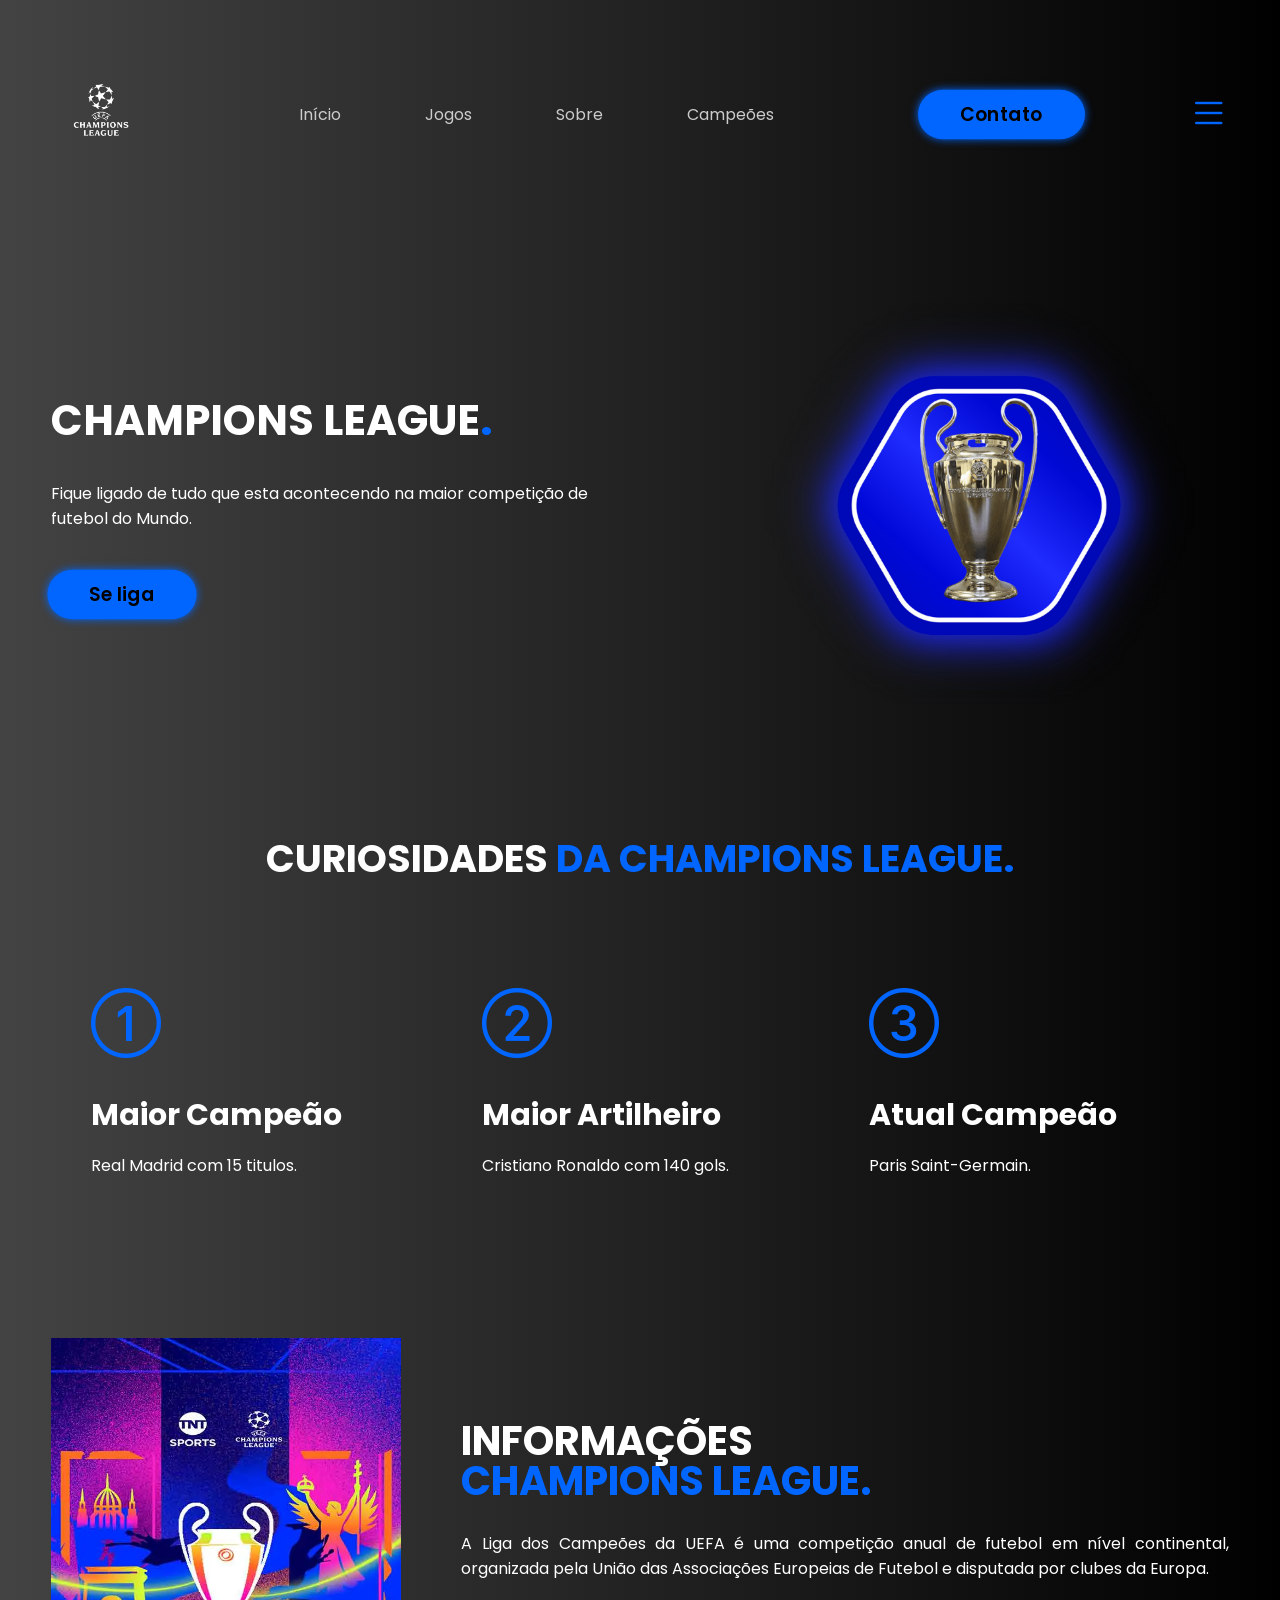
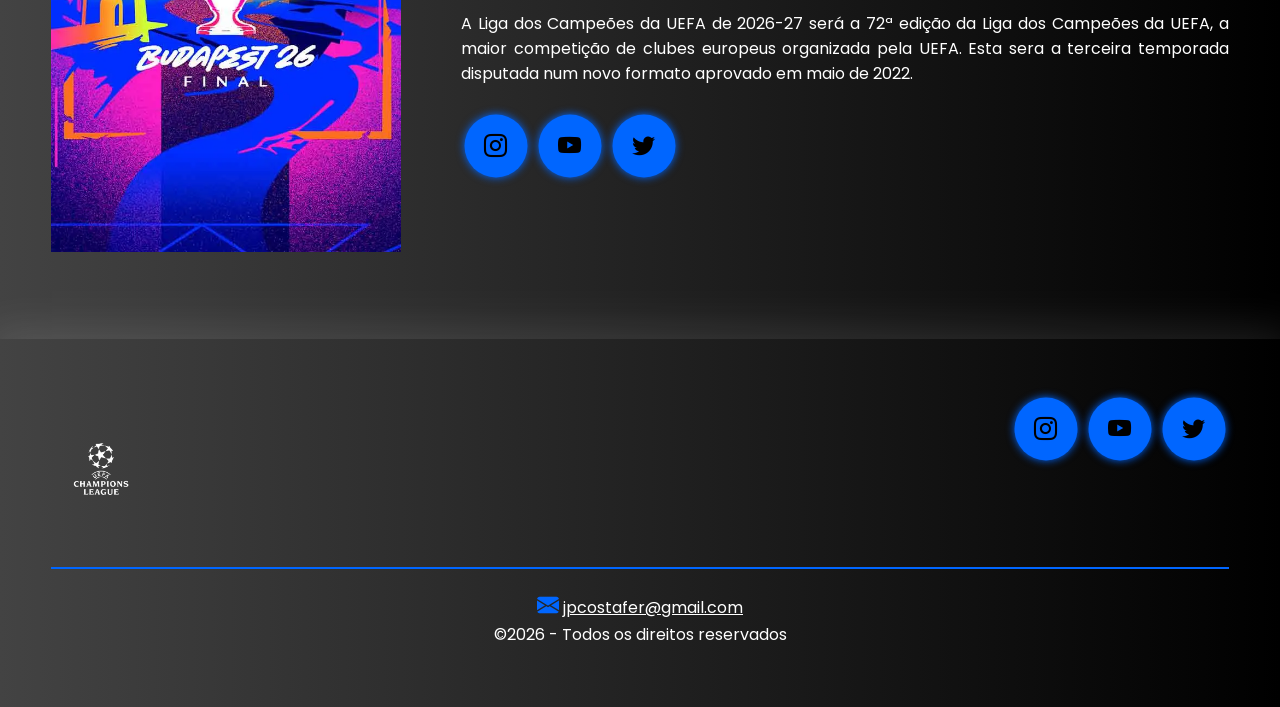
<file: index.html>
<!DOCTYPE html>
<html lang="pt-br">
<head>
    <meta charset="UTF-8">
    <meta name="viewport" content="width=device-width, initial-scale=1.0">
    <meta name="description" content="Site sobre a UEFA Champions League">
    <meta name="keywords" content="Champions League, UEFA, Futebol">
    <meta name="author" content="JP COFER">
    <!-- GOOGLE FONTES -->
    <link rel="preconnect" href="https://fonts.googleapis.com">
<link rel="preconnect" href="https://fonts.gstatic.com" crossorigin>
<link href="https://fonts.googleapis.com/css2?family=Poppins:ital,wght@0,100;0,200;0,300;0,400;0,500;0,600;0,700;0,800;0,900;1,100;1,200;1,300;1,400;1,500;1,600;1,700;1,800;1,900&display=swap" rel="stylesheet">
    <!-- FIM GOOGLE FOTES -->
    <!-- BOOTSTRAO ICONS -->
    <link rel="stylesheet" href="https://cdn.jsdelivr.net/npm/bootstrap-icons@1.11.3/font/bootstrap-icons.min.css">
    <!-- FIM BOOTSTRAO ICONS -->
    <link rel="stylesheet" href="style.css">

    <script src="menu.js" defer></script>

    <title>Champions League</title>
</head>
<body>
    
<header>
    <div class="interface">
     <div class="logo">
        <a href="#">
            <img src="Logo_UEFA_Champions_League.png.png" alt="Logo da Champions" width="100px">
        </a>
     </div><!--logo-->

     <nav class="menu-desktop">
           <ul>
               <li><a href="#">Início</a></li>
               <li><a href="jogos.html">Jogos</a></li>
               <li><a href="historia.html">Sobre</a></li>
               <li><a href="campeos.html">Campeões</a></li>
           </ul>
     </nav>

     <div class="btn-contato">
        <a href="contato.html">
            <button>Contato</button>
        </a>
     </div><!--btn-contato-->

     <div class="btn-abrir" id="btn-menu">
        <i class="bi bi-list"></i>
     </div><!--btn-abrir-menu-->

     <div class="menu-mobile" id="menu-mobile">
        <div class="btn-fechar">
            <i class="bi bi-x-lg"></i>
        </div>
        <nav>
            <ul>
                <li><a href="#">Início</a></li>
                <li><a href="jogos.html">Jogos</a></li>
                <li><a href="historia.html">Sobre</a></li>
                <li><a href="campeos.html">Campeões</a></li>
                <li><a href="contato.html">Contato</a></li>
            </ul>
      </nav>

     </div><!--menu-mobile-->
     <div class="overlay-menu" id="overlay-menu"></div>
    </div><!--interface-->
</header>

<main>
    <section class="topo-do-site">
        <div class="interface">
            <div class="flex">
                <div class="txt-topo-site">
                    <h1>CHAMPIONS LEAGUE<span>.</span></h1>
                    <p>Fique ligado de tudo que esta acontecendo na maior competição 
                        de futebol do Mundo.</p>

                        <div class="btn-contato">
                            <a href="jogos.html"><button>Se liga</button>
                            </a>
                        </div>
                </div><!--txt-topo-site-->

                <div class="img-topo-site">
                    <img src="Design sem nome.png" alt="" width="500px">
                </div><!--img-topo-site-->
            </div><!--flex-->
        </div><!--interface-->
    </section><!--topo-do-site-->

    <section class="fases">
        <div class="interface">
            <h2 class="titulo">CURIOSIDADES <span>DA CHAMPIONS LEAGUE.</span></h2>
            <div class="flex">
                <div class="fases-box">
                    <i class="bi bi-1-circle"></i>
                    <h3>Maior Campeão</h3>
                    <p>Real Madrid com 15 titulos.
                    </p>
                </div><!--fases-box-->
                
                <div class="fases-box">
                    <i class="bi bi-2-circle"></i>
                    <h3>Maior Artilheiro</h3>
                        <p>Cristiano Ronaldo com 140 gols.
                    </p>
                </div><!--fases-box-->

                <div class="fases-box">
                    <i class="bi bi-3-circle"></i>
                    <h3>Atual Campeão</h3>
                    <p>Paris Saint-Germain.</p>
                </div><!--fases-box-->
            </div><!--flex-->
        </div><!--interface-->
    </section><!--fases-->

    <section class="sobre">
        <div class="interface">
            <div class="flex">
                
                <div class="img-sobre">
                    <img src="foto-champions-png.jpeg" alt="" width="350">
                </div><!--img-sobre-->

                <div class="txt-sobre">
                    <h2>INFORMAÇÕES <span>CHAMPIONS LEAGUE.</span></h2>
                    <p>A Liga dos Campeões da UEFA é uma competição anual de futebol 
                       em nível continental, organizada pela União das Associações 
                       Europeias de Futebol e disputada por clubes da Europa.</p>
                       <p>A Liga dos Campeões da UEFA de 2026-27 será a 72ª edição da 
                          Liga dos Campeões da UEFA, a maior competição de clubes 
                          europeus organizada pela UEFA. Esta sera a terceira temporada disputada
                        num novo formato aprovado em maio de 2022.</p>
                          <div class="btn-social">
                            <a href="https://www.instagram.com/championsleague/"><button><i class="bi bi-instagram"></i></button></a>
                            <a href="https://www.youtube.com/@UEFA"><button><i class="bi bi-youtube"></i></button></a>
                            <a href="https://twitter.com/ChampionsLeague"><button><i class="bi bi-twitter"></i></button></a>
                          </div><!--btn-social-->
                </div><!--txt-sobre-->
            </div><!--flex-->
        </div>
    </section><!--sobre-->
</main>

<footer>
    <div class="interface">
        <div class="line-footer">
            <div class="flex">
                <div class="logo-footer">
                    <img src="Logo_UEFA_Champions_League.png.png" alt="" width="100px">
                </div><!--logo-footer-->
                <div class="btn-social">
                    <a href="https://www.instagram.com/championsleague/"><button><i class="bi bi-instagram"></i></button></a>
                    <a href="https://www.youtube.com/@UEFA"><button><i class="bi bi-youtube"></i></button></a>
                    <a href="https://twitter.com/ChampionsLeague"><button><i class="bi bi-twitter"></i></button></a>
                </div><!--btn-social-->
            </div>
        </div><!--line-footer-->

        <div class="line-footer borda">
            <p><i class="bi bi-envelope-fill"></i> <a href="mailto:jpcostafer@gmail.com">jpcostafer@gmail.com</a></p>
            <p>&copy;2026 - Todos os direitos reservados</p>
        </div><!--line-footer-->
    </div><!--interface-->
</footer>
 
</body>
</html>
</file>
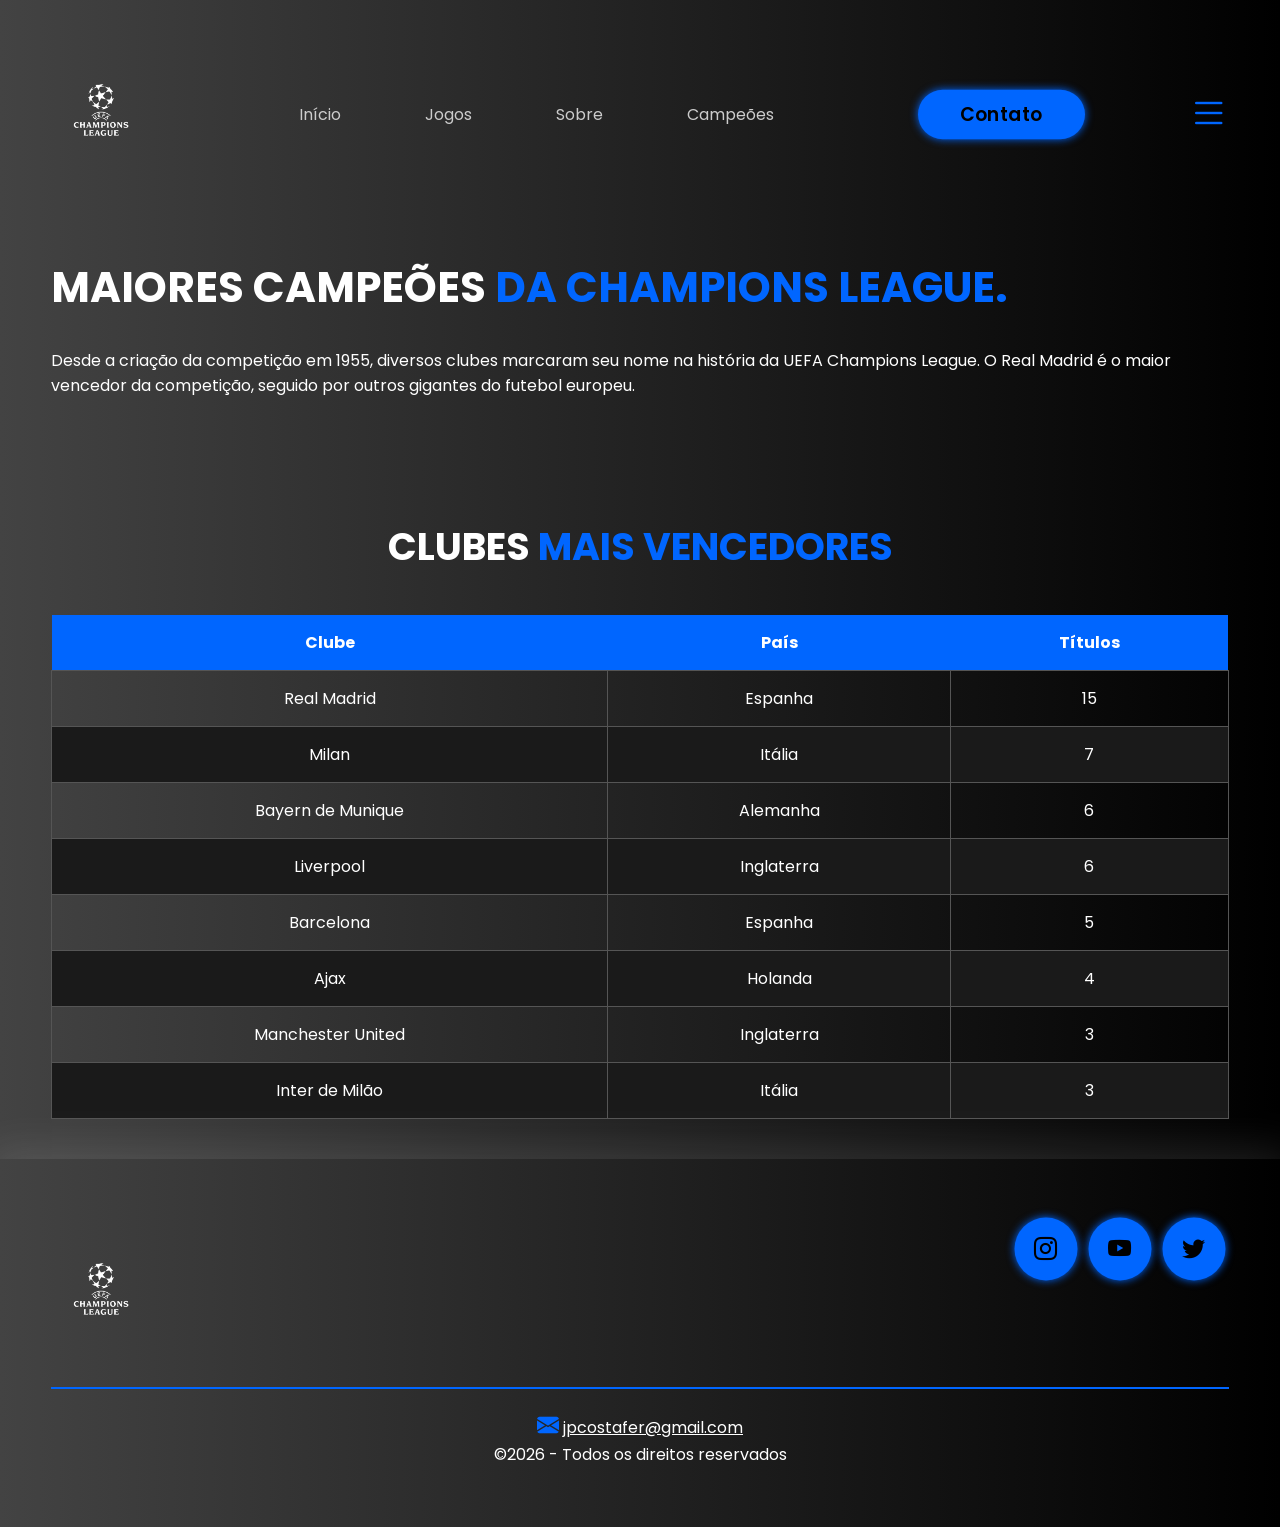
<file: campeos.html>
<!DOCTYPE html>
<html lang="pt-br">
<head>
    <meta charset="UTF-8">
    <meta name="viewport" content="width=device-width, initial-scale=1.0">
    <meta name="description" content="Site sobre a UEFA Champions League">
    <meta name="keywords" content="Champions League, UEFA, Futebol">
    <meta name="author" content="JP COFER">
     <!-- GOOGLE FONTES -->
     <link rel="preconnect" href="https://fonts.googleapis.com">
     <link rel="preconnect" href="https://fonts.gstatic.com" crossorigin>
     <link href="https://fonts.googleapis.com/css2?family=Poppins:ital,wght@0,100;0,200;0,300;0,400;0,500;0,600;0,700;0,800;0,900;1,100;1,200;1,300;1,400;1,500;1,600;1,700;1,800;1,900&display=swap" rel="stylesheet">
         <!-- FIM GOOGLE FOTES -->
          <!-- BOOTSTRAO ICONS -->
    <link rel="stylesheet" href="https://cdn.jsdelivr.net/npm/bootstrap-icons@1.11.3/font/bootstrap-icons.min.css">
    <!-- FIM BOOTSTRAO ICONS -->
    <link rel="stylesheet" href="style.css">

    <script src="menu.js" defer></script>

    <title>História da Champions League</title>
</head>
<body>
    
<header>
    <div class="interface">

        <div class="logo">
            <a href="index.html">
                <img src="Logo_UEFA_Champions_League.png.png" alt="Logo Champions League" width="100">
            </a>
        </div>

        <nav class="menu-desktop">
            <ul>
               <li><a href="index.html">Início</a></li>
               <li><a href="jogos.html">Jogos</a></li>
               <li><a href="historia.html">Sobre</a></li>
               <li><a href="#">Campeões</a></li>
            </ul>
        </nav>

        <div class="btn-contato">
            <a href="contato.html" target="_blank">
                <button>Contato</button>
            </a>
        </div>

        <div class="btn-abrir" id="btn-menu">
            <i class="bi bi-list"></i>
        </div>

        <div class="menu-mobile" id="menu-mobile">

            <div class="btn-fechar">
                <i class="bi bi-x-lg"></i>
            </div>

            <nav>
                <ul>
                    <li><a href="index.html">Início</a></li>
                <li><a href="jogos.html">Jogos</a></li>
                <li><a href="historia.html">Sobre</a></li>
                <li><a href="#">Campeões</a></li>
                <li><a href="contato.html">Contato</a></li>
                </ul>
            </nav>

        </div>

        <div class="overlay-menu" id="overlay-menu"></div>

    </div>
</header>

<main>

<section class="topo-do-site">
    <div class="interface">

        <div class="txt-topo-site">

            <h1>MAIORES CAMPEÕES <span>DA CHAMPIONS LEAGUE.</span></h1>

            <p>
                Desde a criação da competição em 1955, diversos clubes marcaram
                seu nome na história da UEFA Champions League. O Real Madrid é o
                maior vencedor da competição, seguido por outros gigantes do
                futebol europeu.
            </p>

        </div>

    </div>
</section>

<section class="fases">

<div class="interface">

<h2 class="titulo">CLUBES <span>MAIS VENCEDORES</span></h2>

<table class="tabela-campeoes">

<thead>

<tr>
<th>Clube</th>
<th>País</th>
<th>Títulos</th>
</tr>

</thead>

<tbody>

<tr>
<td>Real Madrid</td>
<td>Espanha</td>
<td>15</td>
</tr>

<tr>
<td>Milan</td>
<td>Itália</td>
<td>7</td>
</tr>

<tr>
<td>Bayern de Munique</td>
<td>Alemanha</td>
<td>6</td>
</tr>

<tr>
<td>Liverpool</td>
<td>Inglaterra</td>
<td>6</td>
</tr>

<tr>
<td>Barcelona</td>
<td>Espanha</td>
<td>5</td>
</tr>

<tr>
<td>Ajax</td>
<td>Holanda</td>
<td>4</td>
</tr>

<tr>
<td>Manchester United</td>
<td>Inglaterra</td>
<td>3</td>
</tr>

<tr>
<td>Inter de Milão</td>
<td>Itália</td>
<td>3</td>
</tr>

</tbody>
</table>
</div>
</section>
</main>

    <footer>
        <div class="interface">
            <div class="line-footer">
                <div class="flex">
                    <div class="logo-footer">
                        <img src="Logo_UEFA_Champions_League.png.png" alt="" width="100px">
                    </div><!--logo-footer-->
                    <div class="btn-social">
                        <a href="https://www.instagram.com/championsleague/"><button><i class="bi bi-instagram"></i></button></a>
                        <a href="https://www.youtube.com/@UEFA"><button><i class="bi bi-youtube"></i></button></a>
                        <a href="https://twitter.com/ChampionsLeague"><button><i class="bi bi-twitter"></i></button></a>
                    </div><!--btn-social-->
                </div>
            </div><!--line-footer-->
    
            <div class="line-footer borda">
                <p><i class="bi bi-envelope-fill"></i> <a href="mailto:jpcostafer@gmail.com">jpcostafer@gmail.com</a></p>
                <p>&copy;2026 - Todos os direitos reservados</p>
            </div><!--line-footer-->
        </div><!--interface-->
    </footer>
</html>
</file>
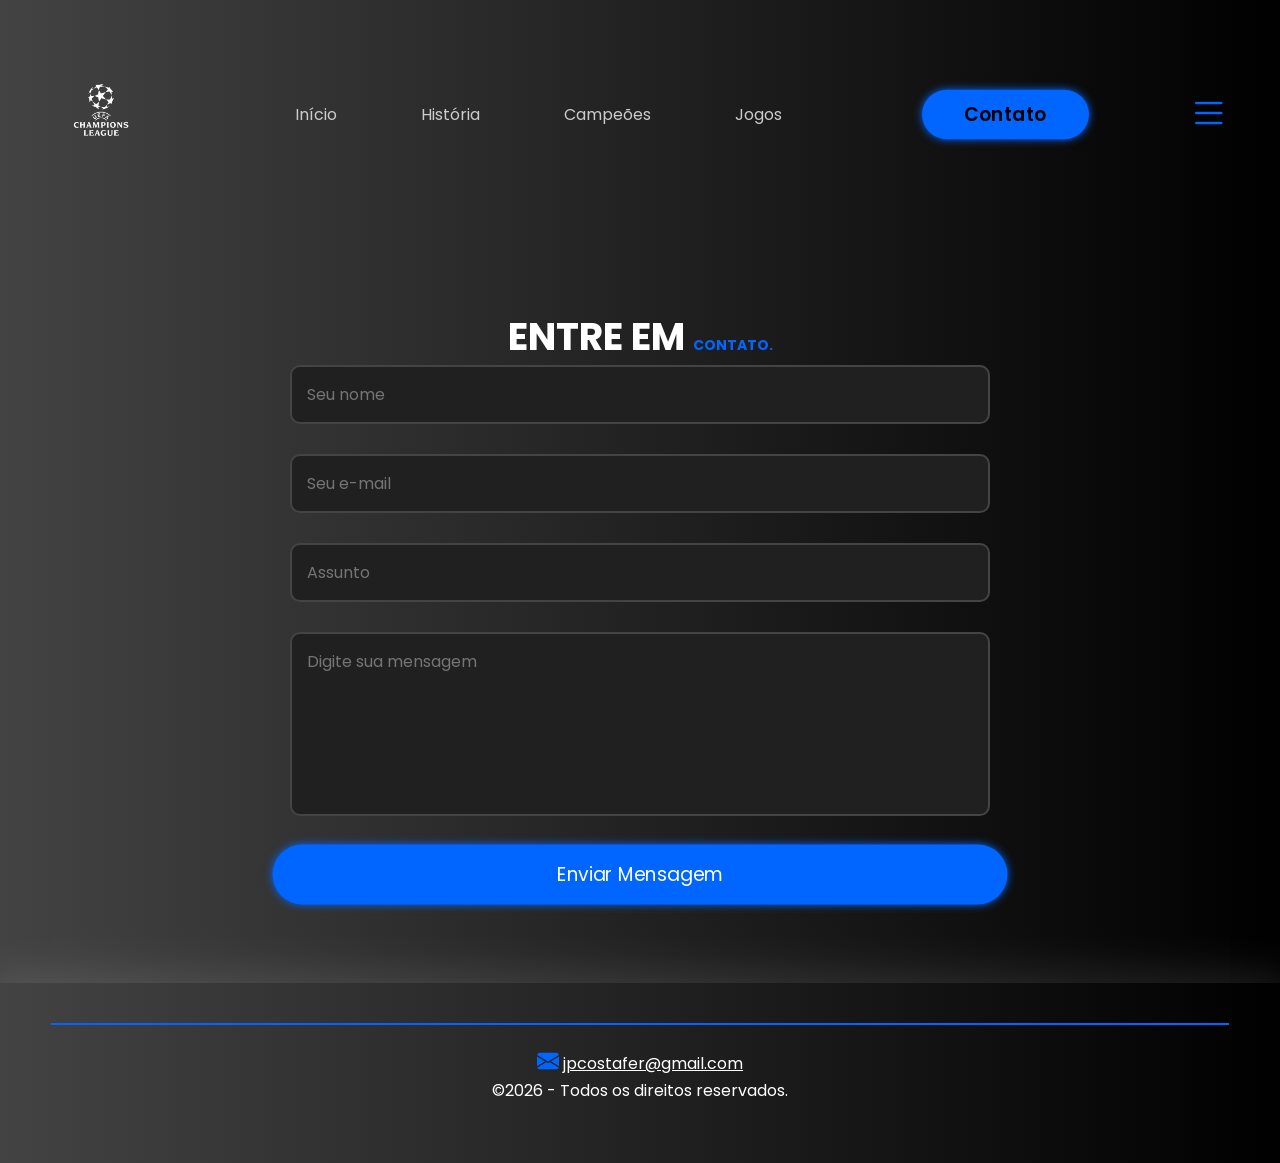
<file: contato.html>
<!DOCTYPE html>
<html lang="pt-br">
<head>

    <meta charset="UTF-8">
    <meta name="viewport" content="width=device-width, initial-scale=1.0">

    <!-- GOOGLE FONT -->
    <link rel="preconnect" href="https://fonts.googleapis.com">
    <link rel="preconnect" href="https://fonts.gstatic.com" crossorigin>

    <link href="https://fonts.googleapis.com/css2?family=Poppins:wght@100;300;400;500;600;700;800&display=swap" rel="stylesheet">

    <!-- BOOTSTRAP ICONS -->
    <link rel="stylesheet" href="https://cdn.jsdelivr.net/npm/bootstrap-icons@1.11.3/font/bootstrap-icons.min.css">

    <link rel="stylesheet" href="style.css">
    <link rel="stylesheet" href="contato.css">

    <script src="menu.js" defer></script>
    <script src="contato.js" defer></script>

    <title>Contato</title>

</head>

<body>

<header>

<div class="interface">

<div class="logo">
<a href="index.html">
<img src="Logo_UEFA_Champions_League.png.png" width="100">
</a>
</div>

<nav class="menu-desktop">
<ul>
<li><a href="index.html">Início</a></li>
<li><a href="historia.html">História</a></li>
<li><a href="campeoes.html">Campeões</a></li>
<li><a href="jogos.html">Jogos</a></li>
</ul>
</nav>

<div class="btn-contato">
<a href="contato.html">
<button>Contato</button>
</a>
</div>

<div class="btn-abrir" id="btn-menu">
<i class="bi bi-list"></i>
</div>

<div class="menu-mobile" id="menu-mobile">

<div class="btn-fechar">
<i class="bi bi-x-lg"></i>
</div>

<nav>

<ul>
<li><a href="index.html">Início</a></li>
<li><a href="historia.html">História</a></li>
<li><a href="campeoes.html">Campeões</a></li>
<li><a href="jogos.html">Jogos</a></li>
<li><a href="contato.html">Contato</a></li>
</ul>

</nav>

</div>

<div class="overlay-menu" id="overlay-menu"></div>

</div>

</header>

<main>

<section class="contato">

<div class="interface">

<h2 class="titulo">
ENTRE EM <span>CONTATO.</span>
</h2>

<form id="formContato">

<input
type="text"
id="nome"
placeholder="Seu nome">

<span id="erroNome"></span>

<input
type="email"
id="email"
placeholder="Seu e-mail">

<span id="erroEmail"></span>

<input
type="text"
id="assunto"
placeholder="Assunto">

<span id="erroAssunto"></span>

<textarea
id="mensagem"
rows="6"
placeholder="Digite sua mensagem"></textarea>

<span id="erroMensagem"></span>

<button type="submit">
Enviar Mensagem
</button>

</form>

</div>

</section>

</main>

<footer>

<div class="interface">

<div class="line-footer borda">

<p>
<i class="bi bi-envelope-fill"></i>
<a href="mailto:jpcostafer@gmail.com">
jpcostafer@gmail.com
</a>
</p>

<p>&copy;2026 - Todos os direitos reservados.</p>
</div>

</div>

</footer>
</body>
</html>
</file>
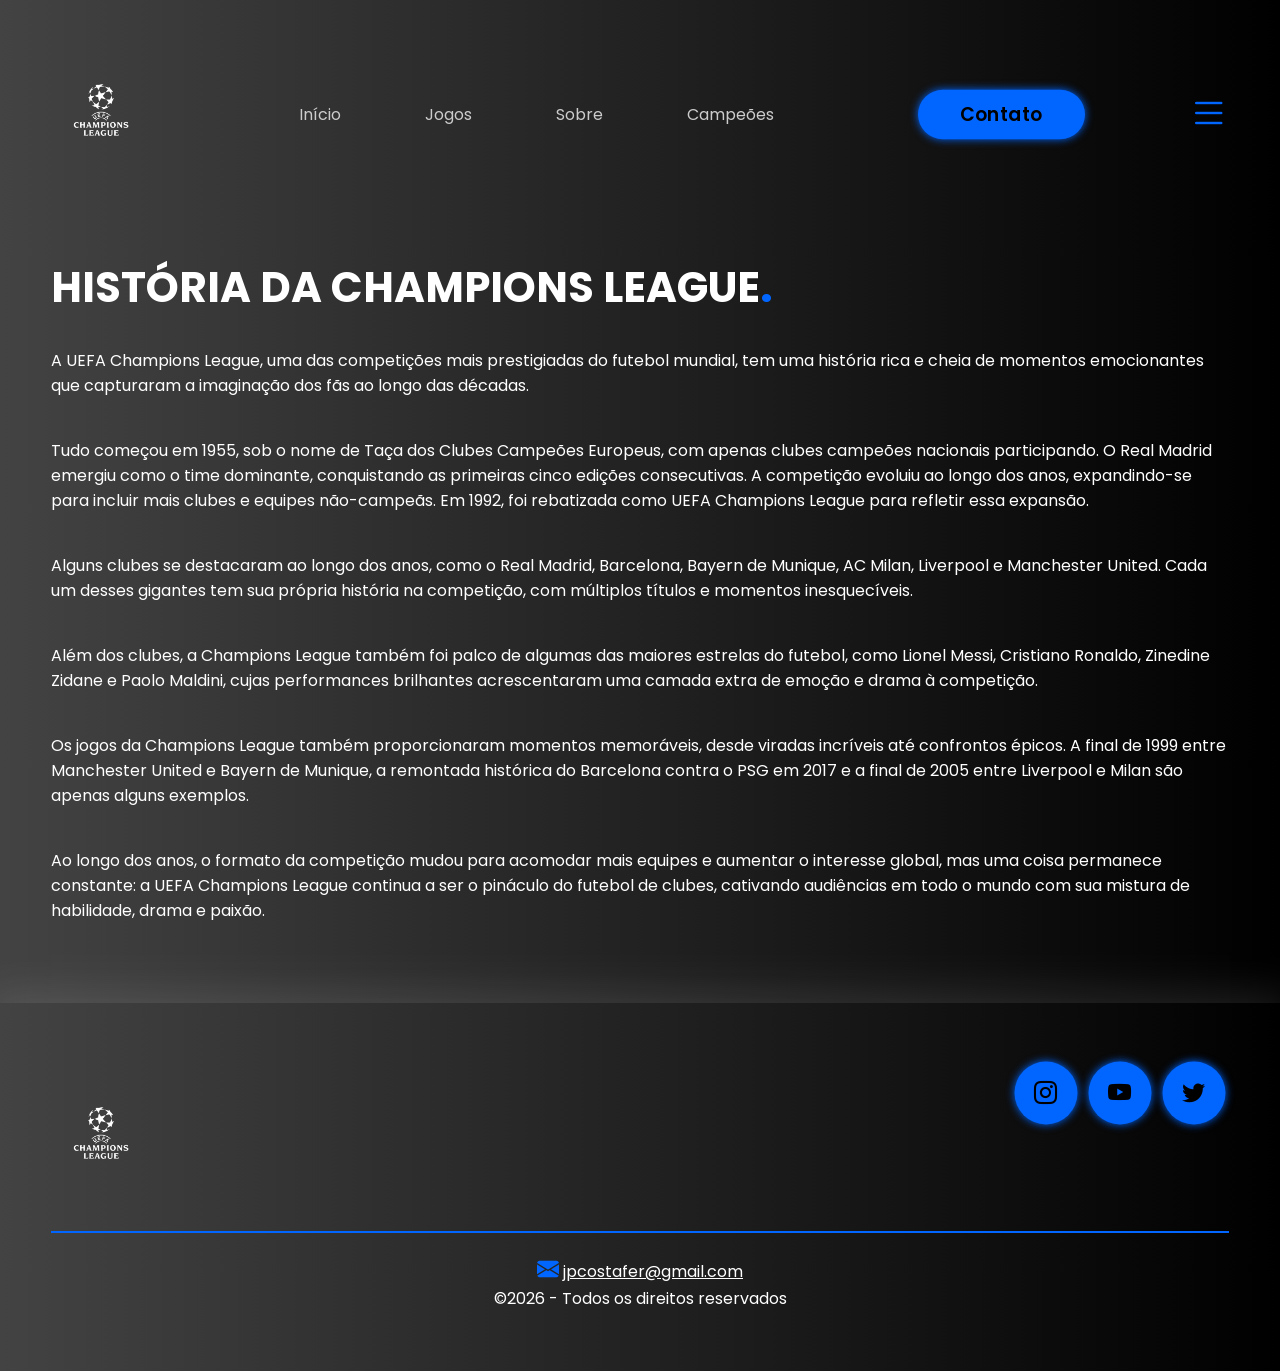
<file: historia.html>
<!DOCTYPE html>
<html lang="pt-br">
<head>
    <meta charset="UTF-8">
    <meta name="viewport" content="width=device-width, initial-scale=1.0">
    <meta name="description" content="Site sobre a UEFA Champions League">
    <meta name="keywords" content="Champions League, UEFA, Futebol">
    <meta name="author" content="JP COFER">
     <!-- GOOGLE FONTES -->
     <link rel="preconnect" href="https://fonts.googleapis.com">
     <link rel="preconnect" href="https://fonts.gstatic.com" crossorigin>
     <link href="https://fonts.googleapis.com/css2?family=Poppins:ital,wght@0,100;0,200;0,300;0,400;0,500;0,600;0,700;0,800;0,900;1,100;1,200;1,300;1,400;1,500;1,600;1,700;1,800;1,900&display=swap" rel="stylesheet">
         <!-- FIM GOOGLE FOTES -->
          <!-- BOOTSTRAO ICONS -->
    <link rel="stylesheet" href="https://cdn.jsdelivr.net/npm/bootstrap-icons@1.11.3/font/bootstrap-icons.min.css">
    <!-- FIM BOOTSTRAO ICONS -->
    <link rel="stylesheet" href="style.css">

    <script src="menu.js" defer></script>

    <title>História da Champions League</title>
</head>
<body>
    
<header>
    <div class="interface">

        <div class="logo">
            <a href="index.html">
                <img src="Logo_UEFA_Champions_League.png.png" alt="Logo Champions League" width="100">
            </a>
        </div>

        <nav class="menu-desktop">
            <ul>
               <li><a href="index.html">Início</a></li>
               <li><a href="jogos.html">Jogos</a></li>
               <li><a href="#">Sobre</a></li>
               <li><a href="campeos.html">Campeões</a></li>
            </ul>
        </nav>

        <div class="btn-contato">
            <a href="contato.html" target="_blank">
                <button>Contato</button>
            </a>
        </div>

        <div class="btn-abrir" id="btn-menu">
            <i class="bi bi-list"></i>
        </div>

        <div class="menu-mobile" id="menu-mobile">

            <div class="btn-fechar">
                <i class="bi bi-x-lg"></i>
            </div>

            <nav>
                <ul>
                    <li><a href="index.html">Início</a></li>
                <li><a href="jogos.html">Jogos</a></li>
                <li><a href="#">Sobre</a></li>
                <li><a href="campeos.html">Campeões</a></li>
                <li><a href="contato.html">Contato</a></li>
                </ul>
            </nav>

        </div>

        <div class="overlay-menu" id="overlay-menu"></div>

    </div>
</header>

    <main>
        <section class="topo-do-site">
            <div class="interface">
                <div class="flex">
                    <div class="txt-topo-site">
                        <h1>HISTÓRIA DA CHAMPIONS LEAGUE<span>.</span></h1>
                        <p> A UEFA Champions League, uma das competições mais prestigiadas do futebol mundial, tem uma história rica e cheia de momentos emocionantes que capturaram a imaginação dos fãs ao longo das décadas.</p>
                        <p> Tudo começou em 1955, sob o nome de Taça dos Clubes Campeões Europeus, com apenas clubes campeões nacionais participando. O Real Madrid emergiu como o time dominante, conquistando as primeiras cinco edições consecutivas. A competição evoluiu ao longo dos anos, expandindo-se para incluir mais clubes e equipes não-campeãs. Em 1992, foi rebatizada como UEFA Champions League para refletir essa expansão.</p>
                        <p> Alguns clubes se destacaram ao longo dos anos, como o Real Madrid, Barcelona, Bayern de Munique, AC Milan, Liverpool e Manchester United. Cada um desses gigantes tem sua própria história na competição, com múltiplos títulos e momentos inesquecíveis.</p>
                        <p> Além dos clubes, a Champions League também foi palco de algumas das maiores estrelas do futebol, como Lionel Messi, Cristiano Ronaldo, Zinedine Zidane e Paolo Maldini, cujas performances brilhantes acrescentaram uma camada extra de emoção e drama à competição.</p>
                        <p> Os jogos da Champions League também proporcionaram momentos memoráveis, desde viradas incríveis até confrontos épicos. A final de 1999 entre Manchester United e Bayern de Munique, a remontada histórica do Barcelona contra o PSG em 2017 e a final de 2005 entre Liverpool e Milan são apenas alguns exemplos.</p>
                        <p> Ao longo dos anos, o formato da competição mudou para acomodar mais equipes e aumentar o interesse global, mas uma coisa permanece constante: a UEFA Champions League continua a ser o pináculo do futebol de clubes, cativando audiências em todo o mundo com sua mistura de habilidade, drama e paixão.</p>
                    </div><!--txt-topo-site-->
                </div><!--flex-->
            </div><!--interface-->
    
    </main>

    <footer>
        <div class="interface">
            <div class="line-footer">
                <div class="flex">
                    <div class="logo-footer">
                        <img src="Logo_UEFA_Champions_League.png.png" alt="" width="100px">
                    </div><!--logo-footer-->
                    <div class="btn-social">
                        <a href="https://www.instagram.com/championsleague/"><button><i class="bi bi-instagram"></i></button></a>
                        <a href="https://www.youtube.com/@UEFA"><button><i class="bi bi-youtube"></i></button></a>
                        <a href="https://twitter.com/ChampionsLeague"><button><i class="bi bi-twitter"></i></button></a>
                    </div><!--btn-social-->
                </div>
            </div><!--line-footer-->
    
            <div class="line-footer borda">
                <p><i class="bi bi-envelope-fill"></i> <a href="mailto:jpcostafer@gmail.com">jpcostafer@gmail.com</a></p>
                <p>&copy;2026 - Todos os direitos reservados</p>
            </div><!--line-footer-->
        </div><!--interface-->
    </footer>

</body>
</html>
</file>
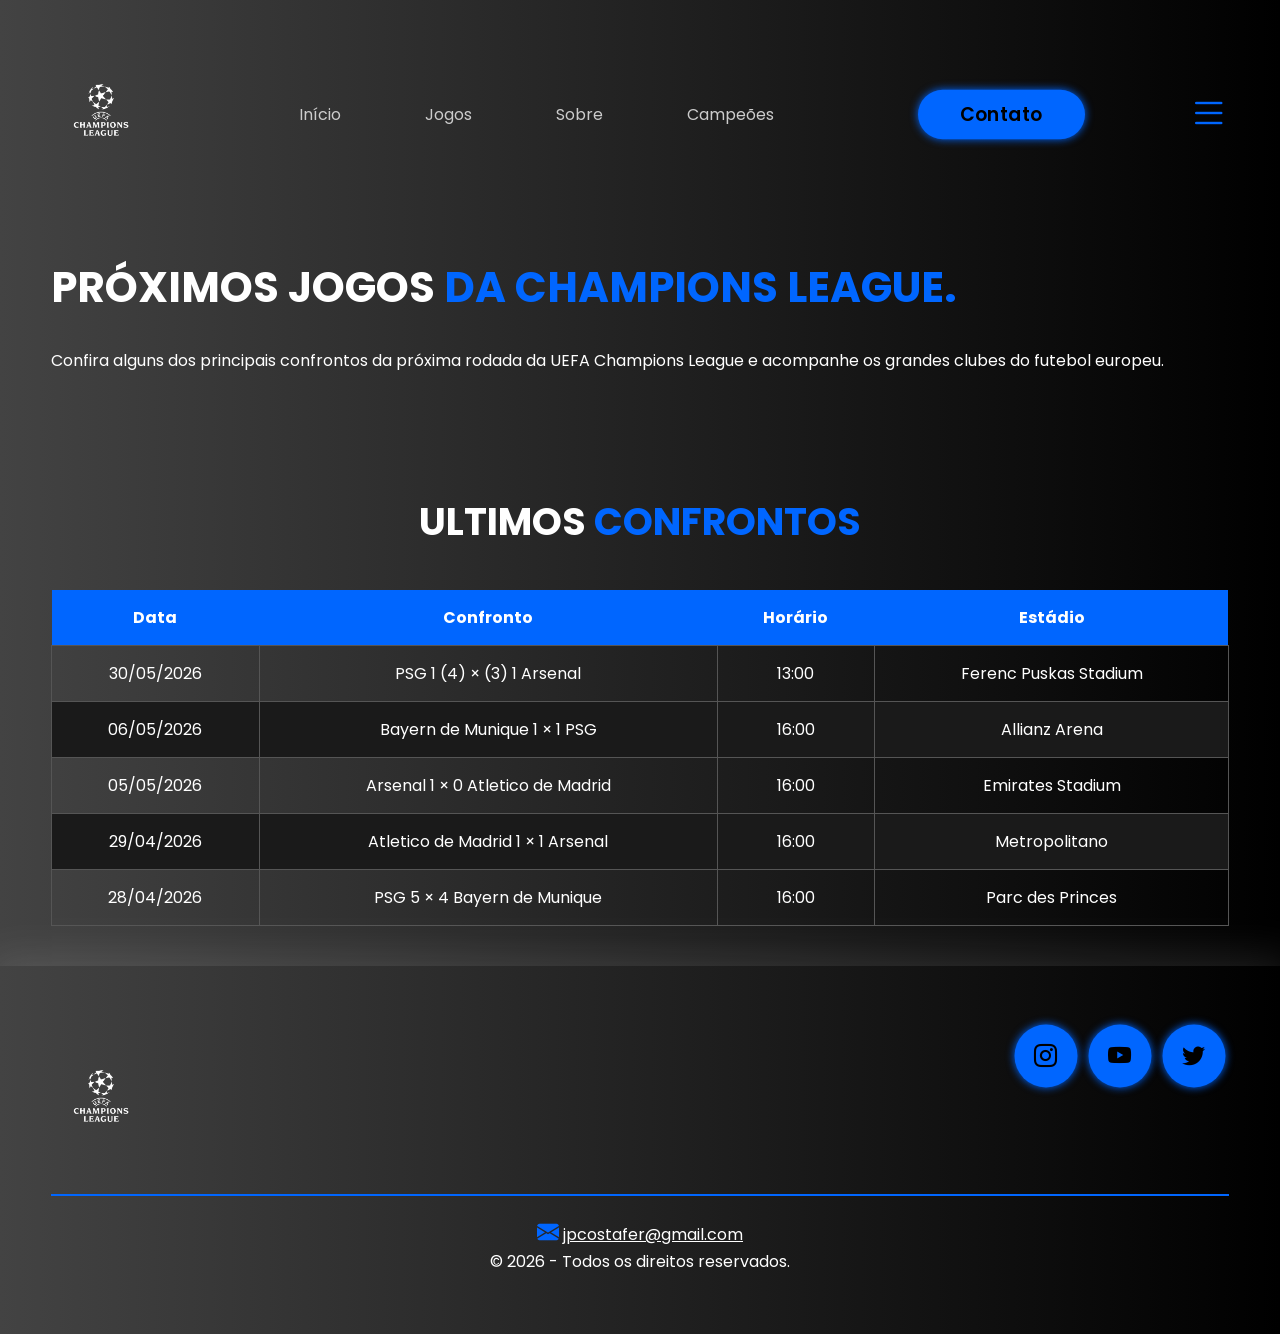
<file: jogos.html>
<!DOCTYPE html>
<html lang="pt-br">
<head>
    <meta charset="UTF-8">
    <meta name="viewport" content="width=device-width, initial-scale=1.0">
    <meta name="description" content="Site sobre a UEFA Champions League">
    <meta name="keywords" content="Champions League, UEFA, Futebol">
    <meta name="author" content="JP COFER">

    <!-- GOOGLE FONTES -->
    <link rel="preconnect" href="https://fonts.googleapis.com">
    <link rel="preconnect" href="https://fonts.gstatic.com" crossorigin>
    <link href="https://fonts.googleapis.com/css2?family=Poppins:wght@100;300;400;500;600;700;800;900&display=swap" rel="stylesheet">

    <!-- BOOTSTRAP ICONS -->
    <link rel="stylesheet" href="https://cdn.jsdelivr.net/npm/bootstrap-icons@1.11.3/font/bootstrap-icons.min.css">

    <link rel="stylesheet" href="style.css">

    <script src="menu.js" defer></script>

    <title>Jogos - Champions League</title>
</head>

<body>

<header>
    <div class="interface">

        <div class="logo">
            <a href="index.html">
                <img src="Logo_UEFA_Champions_League.png.png" alt="Logo Champions League" width="100">
            </a>
        </div>

        <nav class="menu-desktop">
            <ul>
               <li><a href="index.html">Início</a></li>
               <li><a href="#">Jogos</a></li>
               <li><a href="historia.html">Sobre</a></li>
               <li><a href="campeos.html">Campeões</a></li>
            </ul>
        </nav>

        <div class="btn-contato">
            <a href="contato.html" target="_blank">
                <button>Contato</button>
            </a>
        </div>

        <div class="btn-abrir" id="btn-menu">
            <i class="bi bi-list"></i>
        </div>

        <div class="menu-mobile" id="menu-mobile">

            <div class="btn-fechar">
                <i class="bi bi-x-lg"></i>
            </div>

            <nav>
                <ul>
                    <li><a href="index.html">Início</a></li>
                <li><a href="#">Jogos</a></li>
                <li><a href="historia.html">Sobre</a></li>
                <li><a href="campeos.html">Campeões</a></li>
                <li><a href="contato.html">Contato</a></li>
                </ul>
            </nav>

        </div>

        <div class="overlay-menu" id="overlay-menu"></div>

    </div>
</header>

<main>

<section class="topo-do-site">

    <div class="interface">

        <div class="txt-topo-site">

            <h1>PRÓXIMOS JOGOS <span>DA CHAMPIONS LEAGUE.</span></h1>

            <p>
                Confira alguns dos principais confrontos da próxima rodada da UEFA
                Champions League e acompanhe os grandes clubes do futebol europeu.
            </p>

        </div>

    </div>

</section>

<section class="fases">

<div class="interface">

<h2 class="titulo">ULTIMOS <span>CONFRONTOS</span></h2>

<div id="listaJogos">

<table class="tabela-campeoes">

<thead>

<tr>
<th>Data</th>
<th>Confronto</th>
<th>Horário</th>
<th>Estádio</th>
</tr>

</thead>

<tbody>

<tr>
<td>30/05/2026</td>
<td>PSG 1 (4) × (3) 1 Arsenal</td>
<td>13:00</td>
<td>Ferenc Puskas Stadium</td>
</tr>

<tr>
<td>06/05/2026</td>
<td>Bayern de Munique 1 × 1 PSG</td>
<td>16:00</td>
<td>Allianz Arena</td>
</tr>

<tr>
<td>05/05/2026</td>
<td>Arsenal 1 × 0 Atletico de Madrid</td>
<td>16:00</td>
<td>Emirates Stadium</td>
</tr>

<tr>
<td>29/04/2026</td>
<td>Atletico de Madrid 1 × 1 Arsenal</td>
<td>16:00</td>
<td>Metropolitano</td>
</tr>

<tr>
<td>28/04/2026</td>
<td>PSG 5 × 4 Bayern de Munique</td>
<td>16:00</td>
<td>Parc des Princes</td>
</tr>

</tbody>

</table>

</div>

</div>

</section>

</main>

<footer>

<div class="interface">

<div class="line-footer">

<div class="flex">

<div class="logo-footer">
<img src="Logo_UEFA_Champions_League.png.png" alt="Logo Champions League" width="100">
</div>

<div class="btn-social">
<a href="https://www.instagram.com/championsleague/" target="_blank"><button><i class="bi bi-instagram"></i></button></a>
<a href="https://www.youtube.com/@UEFA" target="_blank"><button><i class="bi bi-youtube"></i></button></a>
<a href="https://twitter.com/ChampionsLeague" target="_blank"><button><i class="bi bi-twitter"></i></button></a>
</div>

</div>

</div>

<div class="line-footer borda">
<p><i class="bi bi-envelope-fill"></i> <a href="mailto:jpcostafer@gmail.com">jpcostafer@gmail.com</a></p>
<p>&copy; 2026 - Todos os direitos reservados.</p>
</div>

</div>

</footer>

</body>
</html>
</file>
<file: style.css>
/* ESTILO GERAL */
*{
    margin: 0;
    padding: 0;
    box-sizing: border-box;
    font-family: 'Poppins', sans-serif;
}

body{
background: #000000;  /* fallback for old browsers */
background: -webkit-linear-gradient(to right, #434343, #000000);  /* Chrome 10-25, Safari 5.1-6 */
background: linear-gradient(to right, #434343, #000000); /* W3C, IE 10+/ Edge, Firefox 16+, Chrome 26+, Opera 12+, Safari 7+ */


}

.interface{
    max-width: 1280px;
    margin: 0 auto;
}

.flex{
    display: flex;
}

.btn-contato button{
    padding: 10px 40px;
    font-size: 18px;
    font-weight: 600;
    background-color: #0066ff;
    border: 0;
    border-radius: 30px;
    cursor: pointer;
    transition: .2s;
}

h2.titulo{
    color: #fff;
    font-size: 38px;
    text-align: center;
}
 
h2.titulo span{
    color: #0066ff;
}

button{
    box-shadow: 0px 0px 8px #0066ff;
    transform: scale(1.05);
}

/* ESTILO DO CABEÇALHO */
header{
    padding: 40px 4%;
}

header > .interface{
    display: flex;
    align-items: center;
    justify-content: space-between;
}

header a{
    color: #CCCCCC;
    text-decoration: none;
    display: inline-block;
    transition: .2s;
}

header nav.menu-desktop a:hover{
    color: #fff;
    transform: scale(1.05);
}

header nav ul{
    list-style-type: none;
}

header nav.menu-desktop ul li{
    display: inline-block;
    padding: 0 40px;
}

/* ESTILO MENU MOBILE */
.btn-abrir i{
    color: #0066ff;
    font-size: 40px;
}
.menu-mobile{
    background-color: #000;
    height: 100vh;
    position: fixed;
    top: 0;
    right: 0;
    z-index: 99999;
    width: 0%;
    overflow: hidden;
    transition: .2s;
}

.menu-mobile.abrir-menu{
    width: 70%;
}

.menu-mobile.abrir-menu ~ .overlay-menu{
    display: block;
}

.menu-mobile .btn-fechar{
    padding: 20px 5%;
}

.menu-mobile .btn-fechar i{
    color: #0066ff;
    font-size: 30px;
}

.menu-mobile nav ul{
    text-align: right;
}

.menu-mobile nav ul li a{
    color: #fff;
    font-size: 20px;
    font-weight: 300;
    padding: 20px 8%;
    display: block;
}

.menu-mobile nav ul li a:hover{
    background-color: #0066ff;
    color: #000;
}

.overlay-menu{
    background-color: #000000a7;
    width: 100%;
    height: 100%;
    position: fixed;
    top: 0;
    left: 0;
    z-index: 88888;
    display: none;
}

/* ESTILO DO TOPO DO SITE */
section.topo-do-site{
    padding: 40px 4%;
}

section.topo-do-site .flex{
    align-items: center;
    justify-content: center;
    gap: 90px;
}

.topo-do-site h1{
    color: #fff;
    font-size: 42px;
    line-height: 40px;
}

.topo-do-site .txt-topo-site h1 span{
    color: #0066ff;
}

.topo-do-site .txt-topo-site p{
    color: #fff;
    margin: 40px 0;
}

.topo-do-site .img-topo-site img{
    position: relative;
    animation: flutuar 2s ease-in-out infinite alternate; 
}


@keyframes flutuar{
    0%{
        top: 0;
    }
    100%{
        top: 30px;
    }
}

/* ESTILOS DAS FASES */
section.fases{
    padding: 40px 4%;
}

section.fases .flex{
    gap: 60px;
}

.fases .fases-box{
    color: #fff;
    padding: 40px;
    border-radius: 20px;
    margin-top: 45px;
    transition: .2s;
}

.fases .fases-box:hover{
    transform: scale(1.05);
    box-shadow: 0 0 20px #ffffff81;
}

.fases .fases-box i{
    font-size: 70px;
    color: #0066ff;
}

.fases .fases-box h3{
    font-size: 30px;
    margin: 15px 0;
}

/* ESTILO DO SOBRE */
section.sobre{
    padding: 80px 4%;
}

section.sobre .flex{
    align-items: center;
    gap: 60px;
}

.sobre .txt-sobre{
    color: #fff;
}

.sobre .txt-sobre h2{
    font-size: 40px;
    line-height: 40px;
    margin-bottom: 30px;
}

.sobre .txt-sobre h2 span{
    color: #0066ff;
    display: block;
}

.sobre .txt-sobre p{
    margin: 30px 0;
    text-align: justify;
}

.btn-social button{
    width: 60px;
    height: 60px;
    border-radius: 30px;
    border: none;
    background-color: #0066ff;
    font-size: 22px;
    cursor: pointer;
    margin: 0 5px;
    transition: .2s;
}

/* ESTILO DO RODAPE */

footer{
    padding: 40px 4%;
    box-shadow: 0 0 40px 10px #ffffff1d;
    color: white;
    text-align: center;
}

footer .flex{
    justify-content: space-between;
}

footer .line-footer{
    padding: 20px 0;
}

.borda{
    border-top: 2px solid #0066ff;
}


footer .line-footer p i{
    color: #0066ff;
    font-size: 22px;
}

footer .line-footer p a{
    color: #fff;
}

@media screen and (max-width: 1100px) {
    /* CLASSES GERAIS */
    .flex{
        flex-direction: column;
    }

    .topo-do-site .flex{
        flex-direction: column-reverse;
    }

    h2.titulo{
        font-size: 34px;
        line-height: 30px;
    }

    /* CABEÇALHO */
    .menu-desktop, .btn-contato{
        display: none;
    }

    /* TOPO DO SITE */
    section.topo-do-site .flex{
        gap: 40px;
    }
    section.topo-do-site{
        padding: 20px 8%;
    }
    
    .topo-do-site h1{
        font-size: 30px;
    }
    
    .topo-do-site .img-topo-site img{
        width: 100%;
    }

    /* FASES */
    section.fases{
        padding: 40px 8%;
    }
    
    /* SOBRE */
    section.sobre{
        padding: 80px 8%;
    }

    .sobre .txt-sobre h2{
        font-size: 34px;
        line-height: 30px;
        text-align: center;
    }

    .btn-social{
        text-align: center;
    }

    .img-sobre img{
        width: 100%;
    }

    /* RODAPE */
    footer .flex{
        flex-direction: column;
    }

    footer .line-footer{
        text-align: center;
    }
}
    /* TABELA */
.tabela-campeoes{
    width:100%;
    margin-top:40px;
    border-collapse:collapse;
    color:white;
}

.tabela-campeoes th{
    background:#0066ff;
    padding:15px;
}

.tabela-campeoes td{
    padding:15px;
    border:1px solid #555;
    text-align:center;
}

.tabela-campeoes tr:nth-child(even){
    background:#1a1a1a;
}

.tabela-campeoes tr:hover{
    background:#2b2b2b;
}
</file>
<file: contato.css>
/* Estilos gerais do site */
.contato{

padding:80px 4%;

}

.contato form{

max-width:700px;
margin:auto;

display:flex;
flex-direction:column;

gap:15px;

}

.contato input,
.contato textarea{

background:#202020;

border:2px solid #444;

border-radius:10px;

padding:15px;

color:white;

font-size:16px;

outline:none;

}

.contato textarea{

resize:none;

}

.contato button{

background:#0066ff;

color:white;

border:none;

border-radius:30px;

padding:15px;

font-size:18px;

cursor:pointer;

transition:.3s;

}

.contato button:hover{

transform:scale(1.05);

}

span{

color:#ff4d4d;

font-size:14px;

}

.sucesso{

border:2px solid #00cc66 !important;

}

.erro{

border:2px solid red !important;

}
</file>
